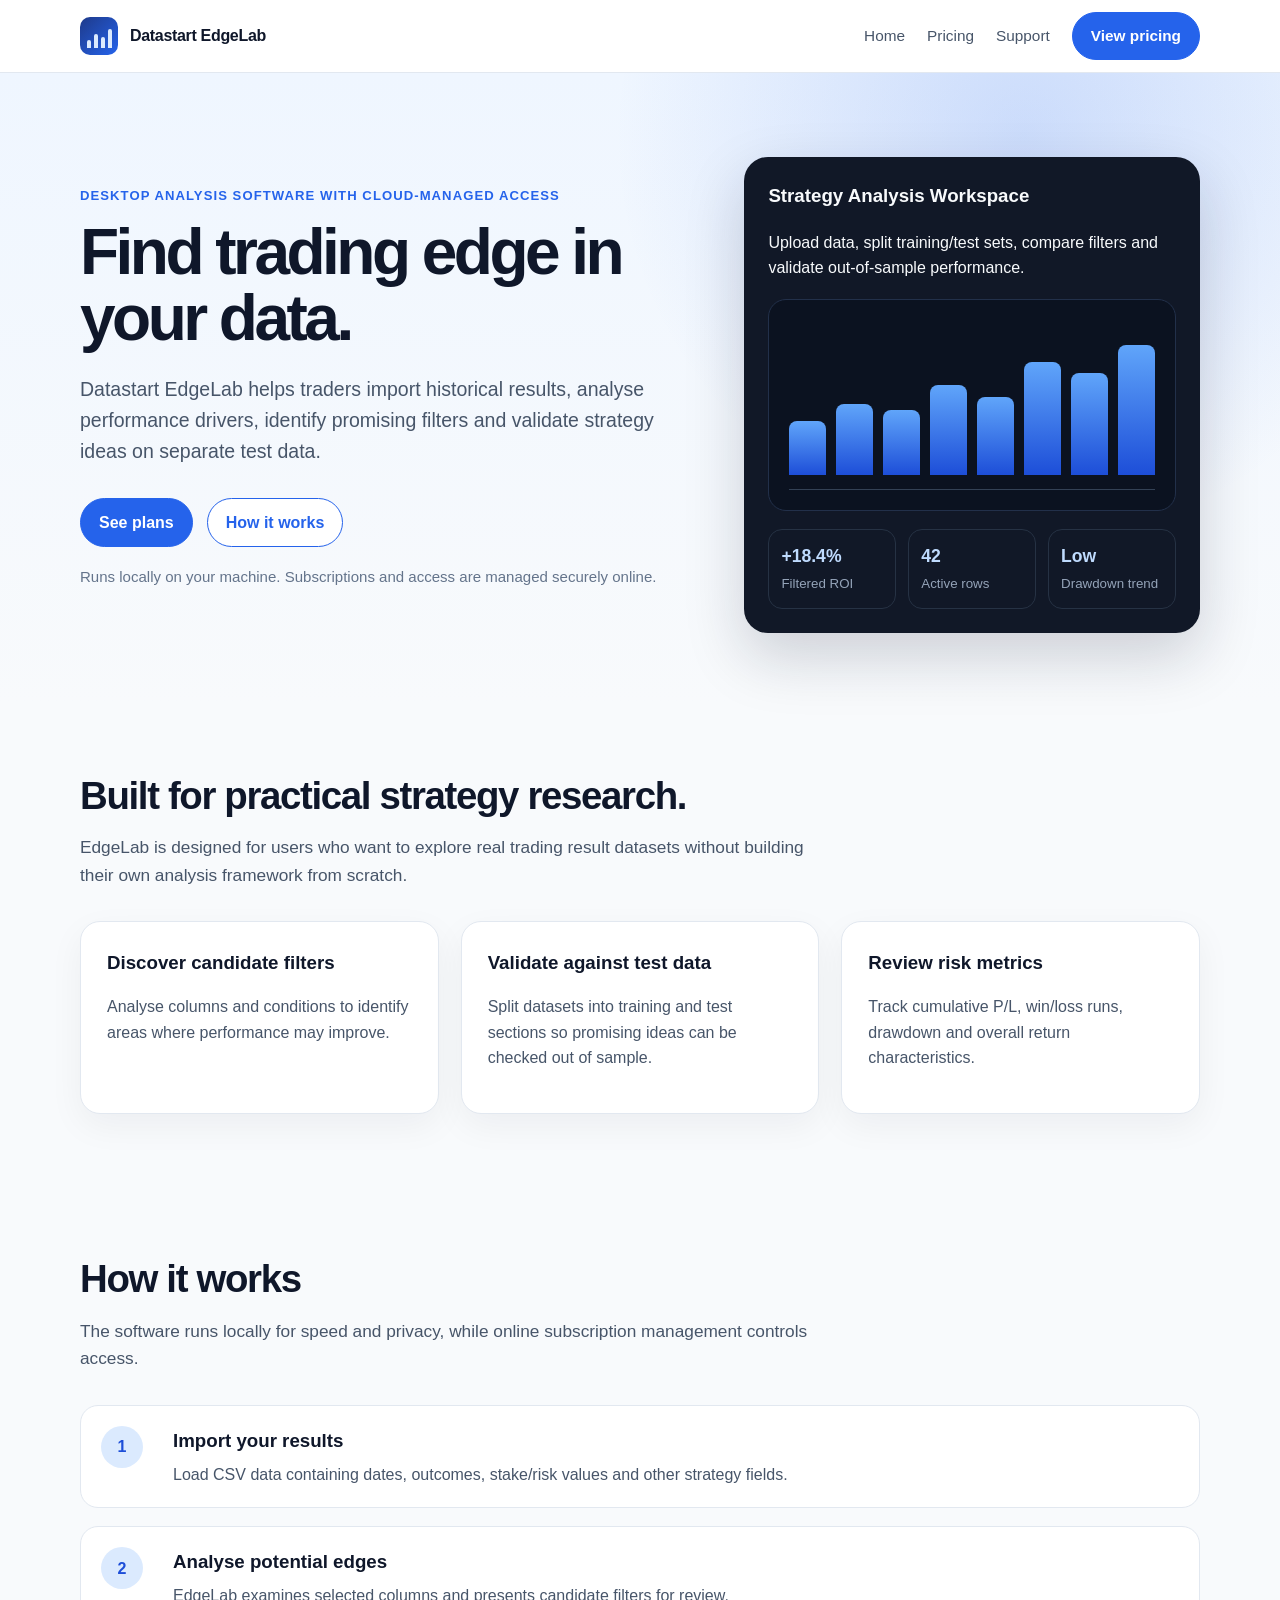
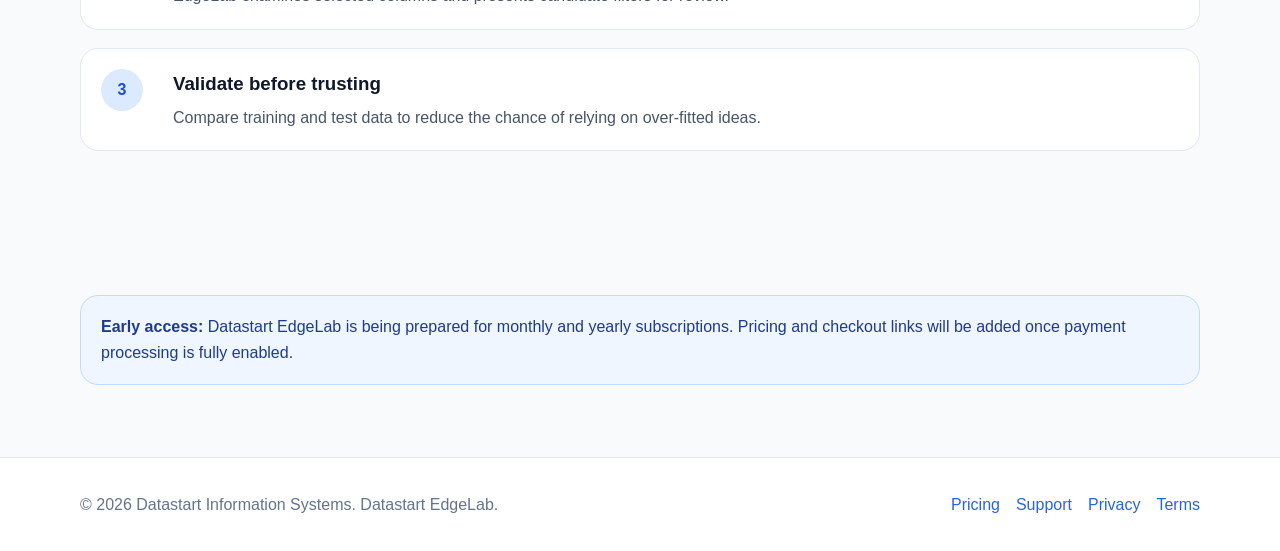
<file: website/index.html>
<!DOCTYPE html>
<html lang="en">
<head>
  <meta charset="UTF-8" />
  <meta name="viewport" content="width=device-width, initial-scale=1.0" />
  <title>Datastart EdgeLab | Find trading edge in your data</title>
  <meta name="description" content="Datastart EdgeLab is desktop strategy analysis software for discovering, testing and validating trading edges from your own datasets." />
  <link rel="stylesheet" href="styles.css" />
</head>
<body>
  <header class="site-header">
    <div class="container nav">
      <a class="brand" href="index.html" aria-label="Datastart EdgeLab home">
        <span class="logo-mark"><span class="logo-bars"><span></span><span></span><span></span><span></span></span></span>
        <span>Datastart EdgeLab</span>
      </a>
      <nav class="nav-links">
        <a href="index.html">Home</a>
        <a href="pricing.html">Pricing</a>
        <a href="support.html">Support</a>
        <a class="button" href="pricing.html">View pricing</a>
      </nav>
    </div>
  </header>

  <main>
    <section class="hero">
      <div class="container hero-grid">
        <div>
          <div class="eyebrow">Desktop analysis software with cloud-managed access</div>
          <h1>Find trading edge in your data.</h1>
          <p class="lede">Datastart EdgeLab helps traders import historical results, analyse performance drivers, identify promising filters and validate strategy ideas on separate test data.</p>
          <div class="hero-actions">
            <a class="button" href="pricing.html">See plans</a>
            <a class="button secondary" href="#how-it-works">How it works</a>
          </div>
          <p class="trust-note">Runs locally on your machine. Subscriptions and access are managed securely online.</p>
        </div>
        <aside class="app-card" aria-label="Product preview">
          <h3>Strategy Analysis Workspace</h3>
          <p>Upload data, split training/test sets, compare filters and validate out-of-sample performance.</p>
          <div class="chart-box">
            <div class="fake-chart"><span></span><span></span><span></span><span></span><span></span><span></span><span></span><span></span></div>
          </div>
          <div class="metric-row">
            <div class="metric"><strong>+18.4%</strong><small>Filtered ROI</small></div>
            <div class="metric"><strong>42</strong><small>Active rows</small></div>
            <div class="metric"><strong>Low</strong><small>Drawdown trend</small></div>
          </div>
        </aside>
      </div>
    </section>

    <section class="section">
      <div class="container">
        <h2>Built for practical strategy research.</h2>
        <p class="section-intro">EdgeLab is designed for users who want to explore real trading result datasets without building their own analysis framework from scratch.</p>
        <div class="cards">
          <div class="card">
            <h3>Discover candidate filters</h3>
            <p>Analyse columns and conditions to identify areas where performance may improve.</p>
          </div>
          <div class="card">
            <h3>Validate against test data</h3>
            <p>Split datasets into training and test sections so promising ideas can be checked out of sample.</p>
          </div>
          <div class="card">
            <h3>Review risk metrics</h3>
            <p>Track cumulative P/L, win/loss runs, drawdown and overall return characteristics.</p>
          </div>
        </div>
      </div>
    </section>

    <section id="how-it-works" class="section">
      <div class="container">
        <h2>How it works</h2>
        <p class="section-intro">The software runs locally for speed and privacy, while online subscription management controls access.</p>
        <div class="steps">
          <div class="step"><div><h3>Import your results</h3><p>Load CSV data containing dates, outcomes, stake/risk values and other strategy fields.</p></div></div>
          <div class="step"><div><h3>Analyse potential edges</h3><p>EdgeLab examines selected columns and presents candidate filters for review.</p></div></div>
          <div class="step"><div><h3>Validate before trusting</h3><p>Compare training and test data to reduce the chance of relying on over-fitted ideas.</p></div></div>
        </div>
      </div>
    </section>

    <section class="section">
      <div class="container notice">
        <strong>Early access:</strong> Datastart EdgeLab is being prepared for monthly and yearly subscriptions. Pricing and checkout links will be added once payment processing is fully enabled.
      </div>
    </section>
  </main>

  <footer class="site-footer">
    <div class="container footer-inner">
      <div>© 2026 Datastart Information Systems. Datastart EdgeLab.</div>
      <div class="footer-links">
        <a href="pricing.html">Pricing</a>
        <a href="support.html">Support</a>
        <a href="privacy.html">Privacy</a>
        <a href="terms.html">Terms</a>
      </div>
    </div>
  </footer>
</body>
</html>
</file>
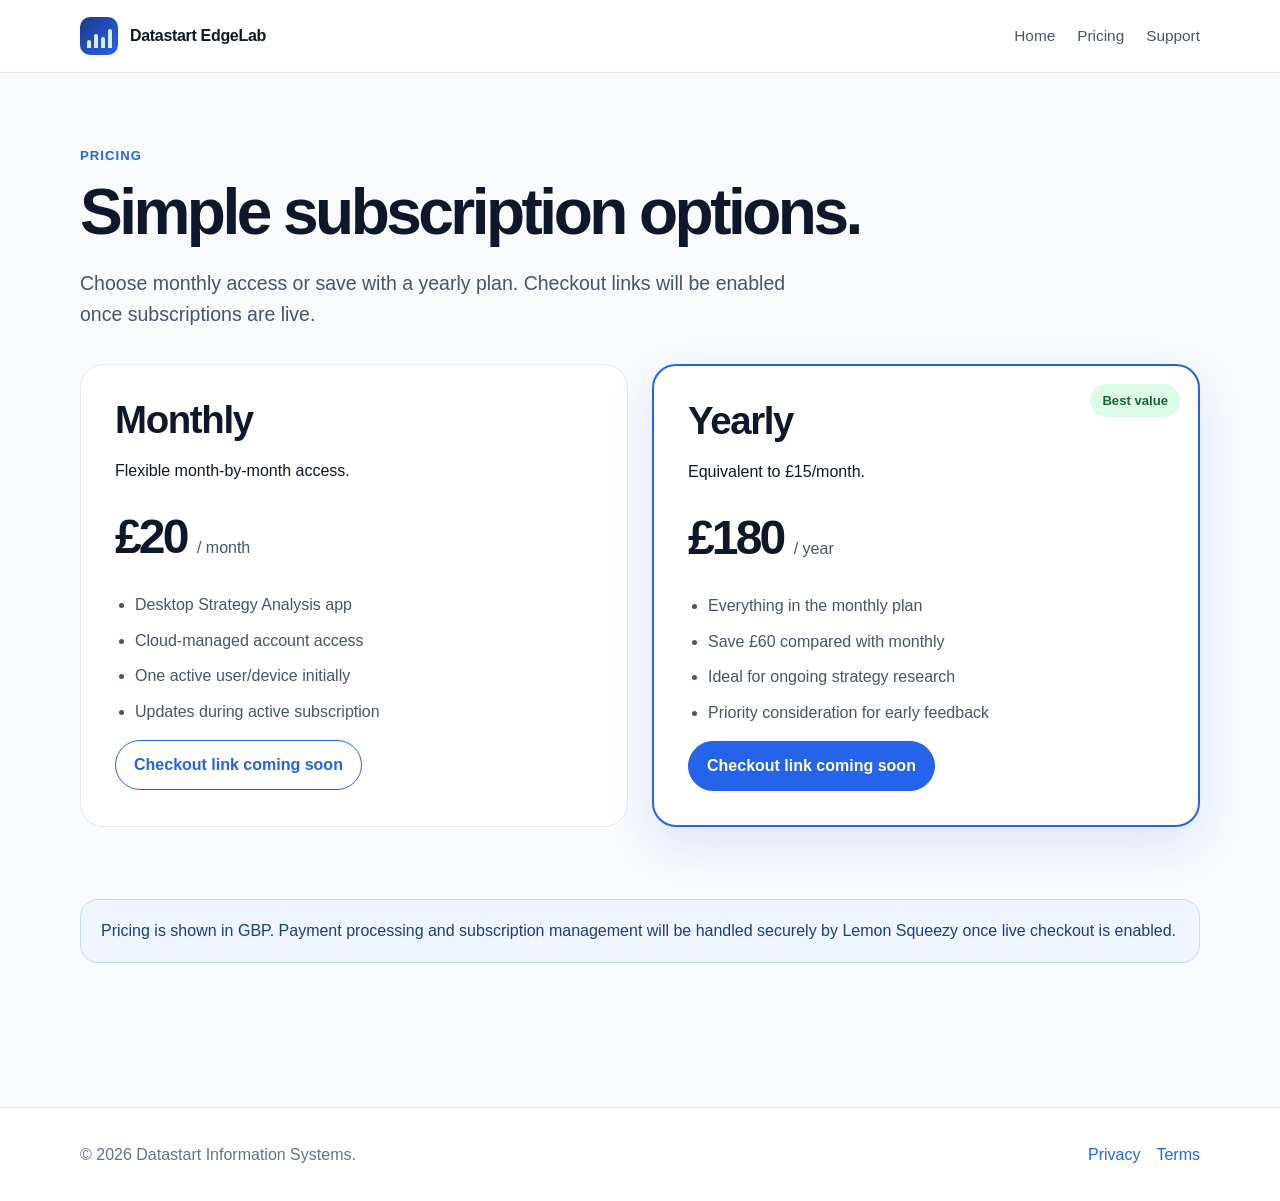
<file: website/pricing.html>
<!DOCTYPE html>
<html lang="en">
<head>
  <meta charset="UTF-8" />
  <meta name="viewport" content="width=device-width, initial-scale=1.0" />
  <title>Pricing | Datastart EdgeLab</title>
  <meta name="description" content="Datastart EdgeLab pricing for monthly and yearly desktop strategy analysis software subscriptions." />
  <link rel="stylesheet" href="styles.css" />
</head>
<body>
  <header class="site-header">
    <div class="container nav">
      <a class="brand" href="index.html"><span class="logo-mark"><span class="logo-bars"><span></span><span></span><span></span><span></span></span></span><span>Datastart EdgeLab</span></a>
      <nav class="nav-links"><a href="index.html">Home</a><a href="pricing.html">Pricing</a><a href="support.html">Support</a></nav>
    </div>
  </header>

  <main class="section">
    <div class="container">
      <div class="eyebrow">Pricing</div>
      <h1>Simple subscription options.</h1>
      <p class="lede">Choose monthly access or save with a yearly plan. Checkout links will be enabled once subscriptions are live.</p>

      <div class="pricing-grid">
        <div class="price-card">
          <h2>Monthly</h2>
          <p>Flexible month-by-month access.</p>
          <div class="price">£20 <span>/ month</span></div>
          <ul class="clean">
            <li>Desktop Strategy Analysis app</li>
            <li>Cloud-managed account access</li>
            <li>One active user/device initially</li>
            <li>Updates during active subscription</li>
          </ul>
          <a class="button secondary" href="#">Checkout link coming soon</a>
        </div>

        <div class="price-card featured">
          <div class="badge">Best value</div>
          <h2>Yearly</h2>
          <p>Equivalent to £15/month.</p>
          <div class="price">£180 <span>/ year</span></div>
          <ul class="clean">
            <li>Everything in the monthly plan</li>
            <li>Save £60 compared with monthly</li>
            <li>Ideal for ongoing strategy research</li>
            <li>Priority consideration for early feedback</li>
          </ul>
          <a class="button" href="#">Checkout link coming soon</a>
        </div>
      </div>

      <div class="section">
        <div class="notice">
          Pricing is shown in GBP. Payment processing and subscription management will be handled securely by Lemon Squeezy once live checkout is enabled.
        </div>
      </div>
    </div>
  </main>

  <footer class="site-footer">
    <div class="container footer-inner">
      <div>© 2026 Datastart Information Systems.</div>
      <div class="footer-links"><a href="privacy.html">Privacy</a><a href="terms.html">Terms</a></div>
    </div>
  </footer>
</body>
</html>
</file>
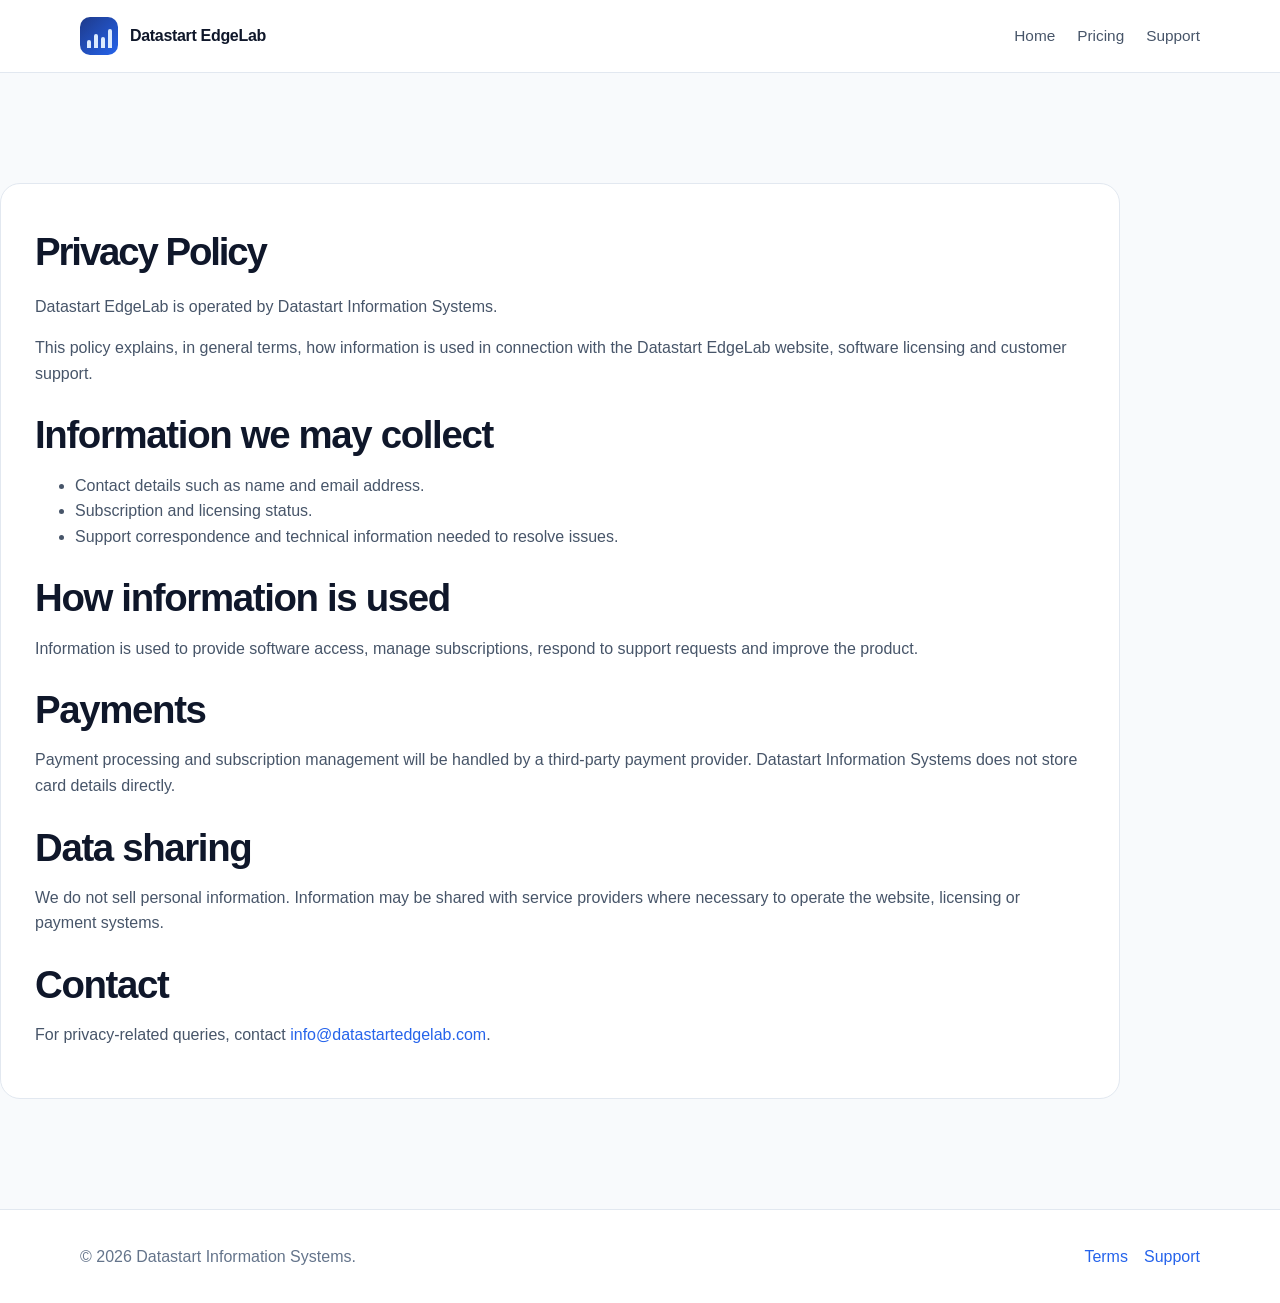
<file: website/privacy.html>
<!DOCTYPE html>
<html lang="en">
<head>
  <meta charset="UTF-8" />
  <meta name="viewport" content="width=device-width, initial-scale=1.0" />
  <title>Privacy Policy | Datastart EdgeLab</title>
  <link rel="stylesheet" href="styles.css" />
</head>
<body>
  <header class="site-header">
    <div class="container nav">
      <a class="brand" href="index.html"><span class="logo-mark"><span class="logo-bars"><span></span><span></span><span></span><span></span></span></span><span>Datastart EdgeLab</span></a>
      <nav class="nav-links"><a href="index.html">Home</a><a href="pricing.html">Pricing</a><a href="support.html">Support</a></nav>
    </div>
  </header>

  <main class="section">
    <div class="container legal">
      <h1>Privacy Policy</h1>
      <p>Datastart EdgeLab is operated by Datastart Information Systems.</p>
      <p>This policy explains, in general terms, how information is used in connection with the Datastart EdgeLab website, software licensing and customer support.</p>

      <h2>Information we may collect</h2>
      <ul>
        <li>Contact details such as name and email address.</li>
        <li>Subscription and licensing status.</li>
        <li>Support correspondence and technical information needed to resolve issues.</li>
      </ul>

      <h2>How information is used</h2>
      <p>Information is used to provide software access, manage subscriptions, respond to support requests and improve the product.</p>

      <h2>Payments</h2>
      <p>Payment processing and subscription management will be handled by a third-party payment provider. Datastart Information Systems does not store card details directly.</p>

      <h2>Data sharing</h2>
      <p>We do not sell personal information. Information may be shared with service providers where necessary to operate the website, licensing or payment systems.</p>

      <h2>Contact</h2>
      <p>For privacy-related queries, contact <a href="mailto:info@datastartedgelab.com">info@datastartedgelab.com</a>.</p>
    </div>
  </main>

  <footer class="site-footer"><div class="container footer-inner"><div>© 2026 Datastart Information Systems.</div><div class="footer-links"><a href="terms.html">Terms</a><a href="support.html">Support</a></div></div></footer>
</body>
</html>
</file>
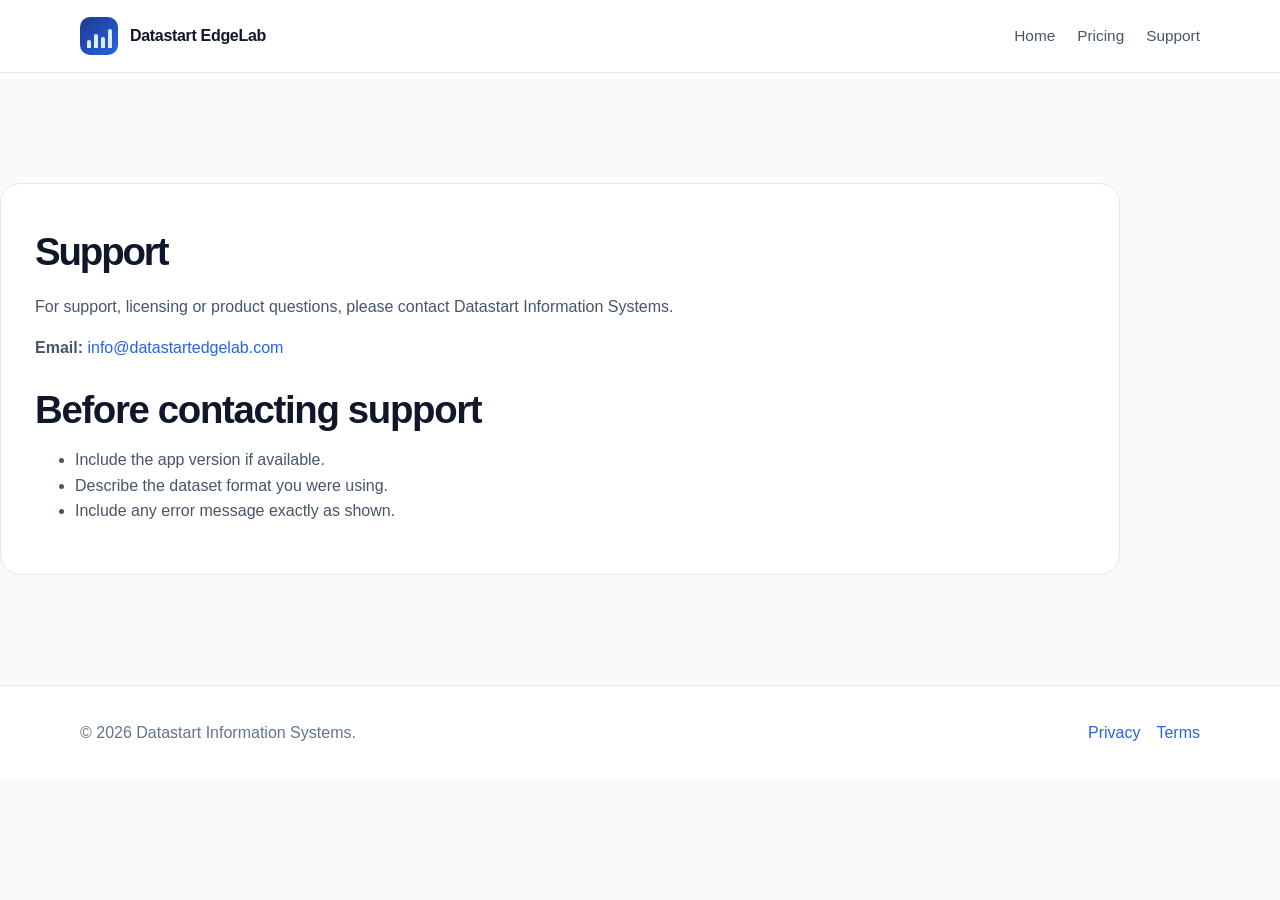
<file: website/support.html>
<!DOCTYPE html>
<html lang="en">
<head>
  <meta charset="UTF-8" />
  <meta name="viewport" content="width=device-width, initial-scale=1.0" />
  <title>Support | Datastart EdgeLab</title>
  <link rel="stylesheet" href="styles.css" />
</head>
<body>
  <header class="site-header">
    <div class="container nav">
      <a class="brand" href="index.html"><span class="logo-mark"><span class="logo-bars"><span></span><span></span><span></span><span></span></span></span><span>Datastart EdgeLab</span></a>
      <nav class="nav-links"><a href="index.html">Home</a><a href="pricing.html">Pricing</a><a href="support.html">Support</a></nav>
    </div>
  </header>

  <main class="section">
    <div class="container legal">
      <h1>Support</h1>
      <p>For support, licensing or product questions, please contact Datastart Information Systems.</p>
      <p><strong>Email:</strong> <a href="mailto:info@datastartedgelab.com">info@datastartedgelab.com</a></p>
      <h2>Before contacting support</h2>
      <ul>
        <li>Include the app version if available.</li>
        <li>Describe the dataset format you were using.</li>
        <li>Include any error message exactly as shown.</li>
      </ul>
    </div>
  </main>

  <footer class="site-footer"><div class="container footer-inner"><div>© 2026 Datastart Information Systems.</div><div class="footer-links"><a href="privacy.html">Privacy</a><a href="terms.html">Terms</a></div></div></footer>
</body>
</html>
</file>
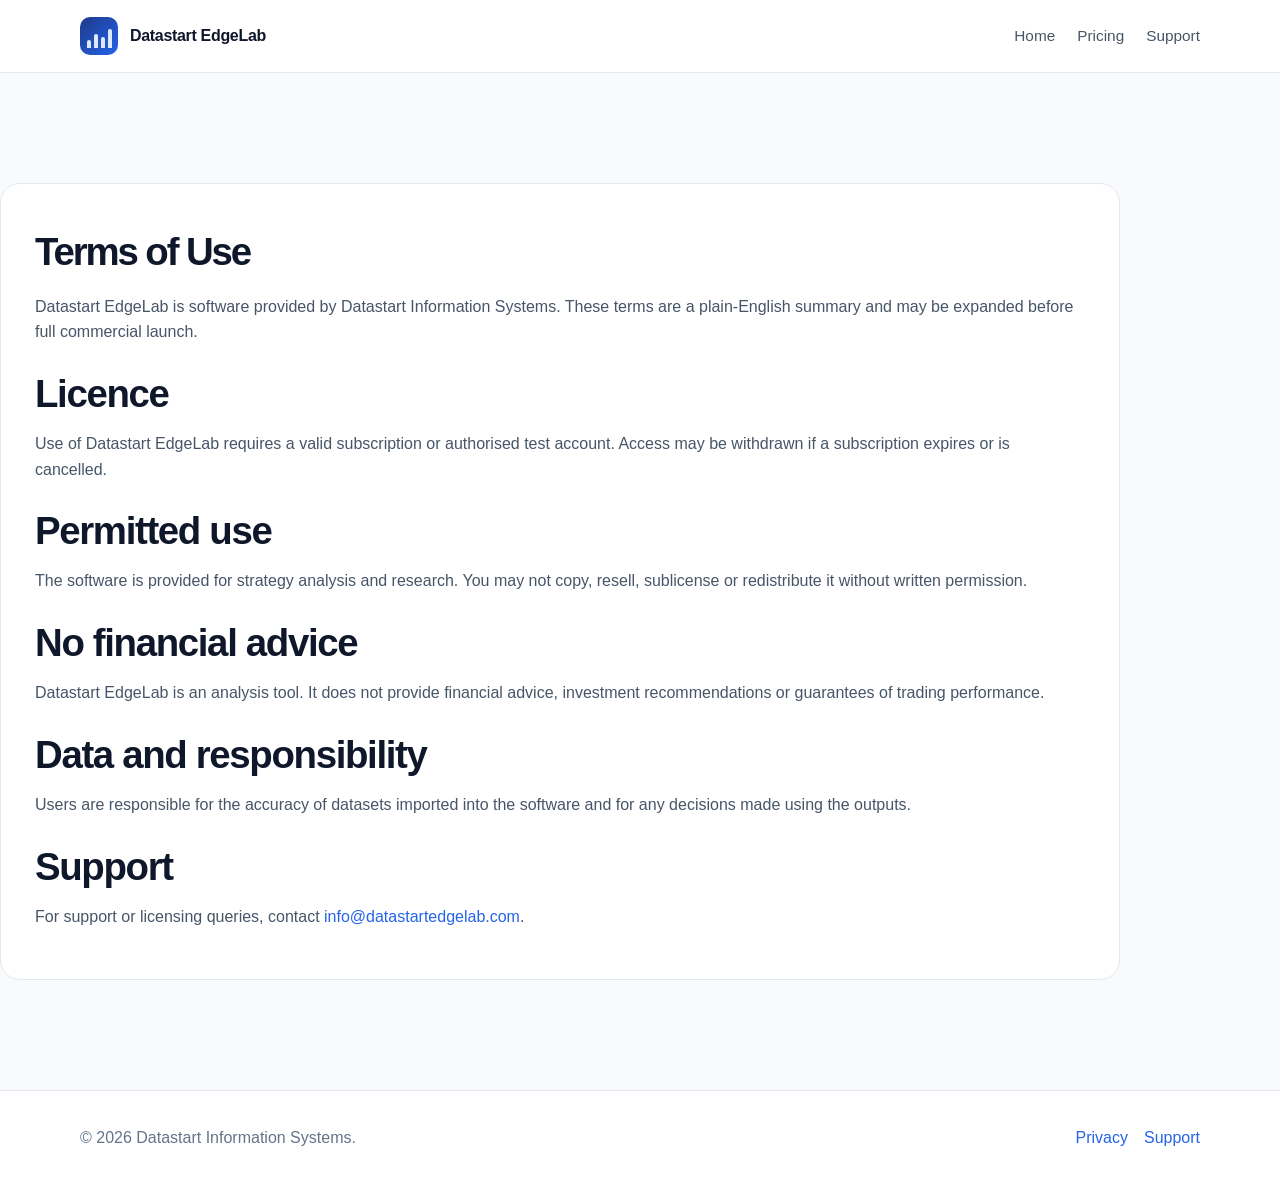
<file: website/terms.html>
<!DOCTYPE html>
<html lang="en">
<head>
  <meta charset="UTF-8" />
  <meta name="viewport" content="width=device-width, initial-scale=1.0" />
  <title>Terms of Use | Datastart EdgeLab</title>
  <link rel="stylesheet" href="styles.css" />
</head>
<body>
  <header class="site-header">
    <div class="container nav">
      <a class="brand" href="index.html"><span class="logo-mark"><span class="logo-bars"><span></span><span></span><span></span><span></span></span></span><span>Datastart EdgeLab</span></a>
      <nav class="nav-links"><a href="index.html">Home</a><a href="pricing.html">Pricing</a><a href="support.html">Support</a></nav>
    </div>
  </header>

  <main class="section">
    <div class="container legal">
      <h1>Terms of Use</h1>
      <p>Datastart EdgeLab is software provided by Datastart Information Systems. These terms are a plain-English summary and may be expanded before full commercial launch.</p>

      <h2>Licence</h2>
      <p>Use of Datastart EdgeLab requires a valid subscription or authorised test account. Access may be withdrawn if a subscription expires or is cancelled.</p>

      <h2>Permitted use</h2>
      <p>The software is provided for strategy analysis and research. You may not copy, resell, sublicense or redistribute it without written permission.</p>

      <h2>No financial advice</h2>
      <p>Datastart EdgeLab is an analysis tool. It does not provide financial advice, investment recommendations or guarantees of trading performance.</p>

      <h2>Data and responsibility</h2>
      <p>Users are responsible for the accuracy of datasets imported into the software and for any decisions made using the outputs.</p>

      <h2>Support</h2>
      <p>For support or licensing queries, contact <a href="mailto:info@datastartedgelab.com">info@datastartedgelab.com</a>.</p>
    </div>
  </main>

  <footer class="site-footer"><div class="container footer-inner"><div>© 2026 Datastart Information Systems.</div><div class="footer-links"><a href="privacy.html">Privacy</a><a href="support.html">Support</a></div></div></footer>
</body>
</html>
</file>
<file: website/styles.css>
:root {
  --bg: #f8fafc;
  --panel: #ffffff;
  --ink: #0f172a;
  --muted: #475569;
  --soft: #e2e8f0;
  --accent: #2563eb;
  --accent-dark: #1d4ed8;
  --navy: #111827;
  --success: #047857;
}

* { box-sizing: border-box; }

body {
  margin: 0;
  font-family: Arial, Helvetica, sans-serif;
  background: var(--bg);
  color: var(--ink);
  line-height: 1.6;
}

a { color: var(--accent); text-decoration: none; }
a:hover { text-decoration: underline; }

.container {
  width: min(1120px, calc(100% - 40px));
  margin: 0 auto;
}

.site-header {
  background: rgba(255,255,255,0.92);
  border-bottom: 1px solid var(--soft);
  position: sticky;
  top: 0;
  z-index: 10;
  backdrop-filter: blur(10px);
}

.nav {
  display: flex;
  align-items: center;
  justify-content: space-between;
  min-height: 72px;
}

.brand {
  display: flex;
  align-items: center;
  gap: 12px;
  font-weight: 700;
  color: var(--ink);
  letter-spacing: -0.02em;
}

.logo-mark {
  width: 38px;
  height: 38px;
  border-radius: 10px;
  background: linear-gradient(135deg, #1e3a8a, #2563eb);
  display: grid;
  place-items: end center;
  padding: 7px;
  gap: 2px;
}

.logo-bars {
  display: flex;
  align-items: end;
  gap: 3px;
  height: 22px;
}
.logo-bars span {
  width: 4px;
  background: #dbeafe;
  border-radius: 3px 3px 0 0;
}
.logo-bars span:nth-child(1) { height: 8px; }
.logo-bars span:nth-child(2) { height: 14px; }
.logo-bars span:nth-child(3) { height: 11px; }
.logo-bars span:nth-child(4) { height: 19px; }

.nav-links {
  display: flex;
  align-items: center;
  gap: 22px;
  font-size: 0.96rem;
}
.nav-links a { color: var(--muted); }
.nav-links .button { color: #fff; }

.button {
  display: inline-block;
  padding: 11px 18px;
  border-radius: 999px;
  font-weight: 700;
  background: var(--accent);
  color: #fff;
  border: 1px solid var(--accent);
}
.button:hover { background: var(--accent-dark); text-decoration: none; }
.button.secondary {
  background: #fff;
  color: var(--accent);
}

.hero {
  padding: 84px 0 70px;
  background:
    radial-gradient(circle at 80% 10%, rgba(37,99,235,0.18), transparent 35%),
    linear-gradient(180deg, #eff6ff, #f8fafc);
}
.hero-grid {
  display: grid;
  grid-template-columns: 1.15fr 0.85fr;
  gap: 48px;
  align-items: center;
}
.eyebrow {
  color: var(--accent);
  font-weight: 700;
  text-transform: uppercase;
  font-size: 0.82rem;
  letter-spacing: 0.08em;
}
h1 {
  font-size: clamp(2.4rem, 5vw, 4.7rem);
  line-height: 1.03;
  margin: 14px 0 22px;
  letter-spacing: -0.055em;
}
.lede {
  font-size: 1.22rem;
  color: var(--muted);
  max-width: 720px;
}
.hero-actions { display: flex; gap: 14px; margin-top: 30px; flex-wrap: wrap; }
.trust-note { margin-top: 18px; color: #64748b; font-size: 0.94rem; }

.app-card {
  background: var(--navy);
  color: #f8fafc;
  border-radius: 24px;
  padding: 24px;
  box-shadow: 0 24px 60px rgba(15,23,42,0.18);
}
.app-card h3 { margin-top: 0; }
.chart-box {
  background: #0b1220;
  border: 1px solid #22304a;
  border-radius: 18px;
  padding: 20px;
  margin: 18px 0;
}
.fake-chart {
  height: 170px;
  display: flex;
  align-items: end;
  gap: 10px;
  border-bottom: 1px solid #334155;
  padding-bottom: 14px;
}
.fake-chart span {
  flex: 1;
  border-radius: 8px 8px 0 0;
  background: linear-gradient(180deg, #60a5fa, #1d4ed8);
}
.fake-chart span:nth-child(1){height:35%;}
.fake-chart span:nth-child(2){height:46%;}
.fake-chart span:nth-child(3){height:42%;}
.fake-chart span:nth-child(4){height:58%;}
.fake-chart span:nth-child(5){height:50%;}
.fake-chart span:nth-child(6){height:73%;}
.fake-chart span:nth-child(7){height:66%;}
.fake-chart span:nth-child(8){height:84%;}
.metric-row { display: grid; grid-template-columns: repeat(3,1fr); gap: 12px; }
.metric { background: #111827; border: 1px solid #263244; border-radius: 14px; padding: 12px; }
.metric strong { display: block; color: #bfdbfe; font-size: 1.1rem; }
.metric small { color: #94a3b8; }

.section { padding: 72px 0; }
.section h2 {
  font-size: clamp(1.8rem, 3vw, 2.8rem);
  line-height: 1.1;
  letter-spacing: -0.035em;
  margin: 0 0 14px;
}
.section-intro { color: var(--muted); max-width: 760px; font-size: 1.08rem; }

.cards { display: grid; grid-template-columns: repeat(3,1fr); gap: 22px; margin-top: 32px; }
.card {
  background: var(--panel);
  border: 1px solid var(--soft);
  border-radius: 20px;
  padding: 26px;
  box-shadow: 0 12px 35px rgba(15,23,42,0.05);
}
.card h3 { margin-top: 0; margin-bottom: 10px; }
.card p { color: var(--muted); }

.steps { counter-reset: step; display: grid; gap: 18px; margin-top: 32px; }
.step {
  display: grid;
  grid-template-columns: 54px 1fr;
  gap: 18px;
  align-items: start;
  background: #fff;
  border: 1px solid var(--soft);
  border-radius: 18px;
  padding: 20px;
}
.step::before {
  counter-increment: step;
  content: counter(step);
  width: 42px;
  height: 42px;
  display: grid;
  place-items: center;
  border-radius: 50%;
  background: #dbeafe;
  color: #1d4ed8;
  font-weight: 800;
}
.step h3 { margin: 0 0 6px; }
.step p { margin: 0; color: var(--muted); }

.pricing-grid { display: grid; grid-template-columns: repeat(2, minmax(0, 1fr)); gap: 24px; margin-top: 34px; }
.price-card {
  background: #fff;
  border: 1px solid var(--soft);
  border-radius: 24px;
  padding: 34px;
  position: relative;
}
.price-card.featured { border: 2px solid var(--accent); box-shadow: 0 18px 48px rgba(37,99,235,0.13); }
.badge {
  position: absolute;
  top: 18px;
  right: 18px;
  background: #dcfce7;
  color: #166534;
  border-radius: 999px;
  padding: 6px 12px;
  font-weight: 700;
  font-size: 0.82rem;
}
.price { font-size: 3rem; font-weight: 800; letter-spacing: -0.06em; margin: 16px 0 6px; }
.price span { font-size: 1rem; color: var(--muted); font-weight: 500; letter-spacing: 0; }
ul.clean { padding-left: 20px; color: var(--muted); }
ul.clean li { margin: 10px 0; }

.notice {
  background: #eff6ff;
  border: 1px solid #bfdbfe;
  border-radius: 18px;
  padding: 18px 20px;
  color: #1e3a8a;
}

.site-footer {
  padding: 34px 0;
  border-top: 1px solid var(--soft);
  background: #fff;
  color: #64748b;
}
.footer-inner { display: flex; justify-content: space-between; gap: 18px; flex-wrap: wrap; }
.footer-links { display: flex; gap: 16px; flex-wrap: wrap; }

.legal { background: #fff; border: 1px solid var(--soft); border-radius: 20px; padding: 34px; margin: 38px 0; }
.legal h1 { font-size: 2.4rem; }
.legal h2 { margin-top: 28px; }
.legal p, .legal li { color: var(--muted); }

@media (max-width: 850px) {
  .hero-grid, .cards, .pricing-grid { grid-template-columns: 1fr; }
  .nav { align-items: flex-start; padding: 16px 0; gap: 16px; flex-direction: column; }
  .nav-links { gap: 14px; flex-wrap: wrap; }
  .metric-row { grid-template-columns: 1fr; }
}
</file>
